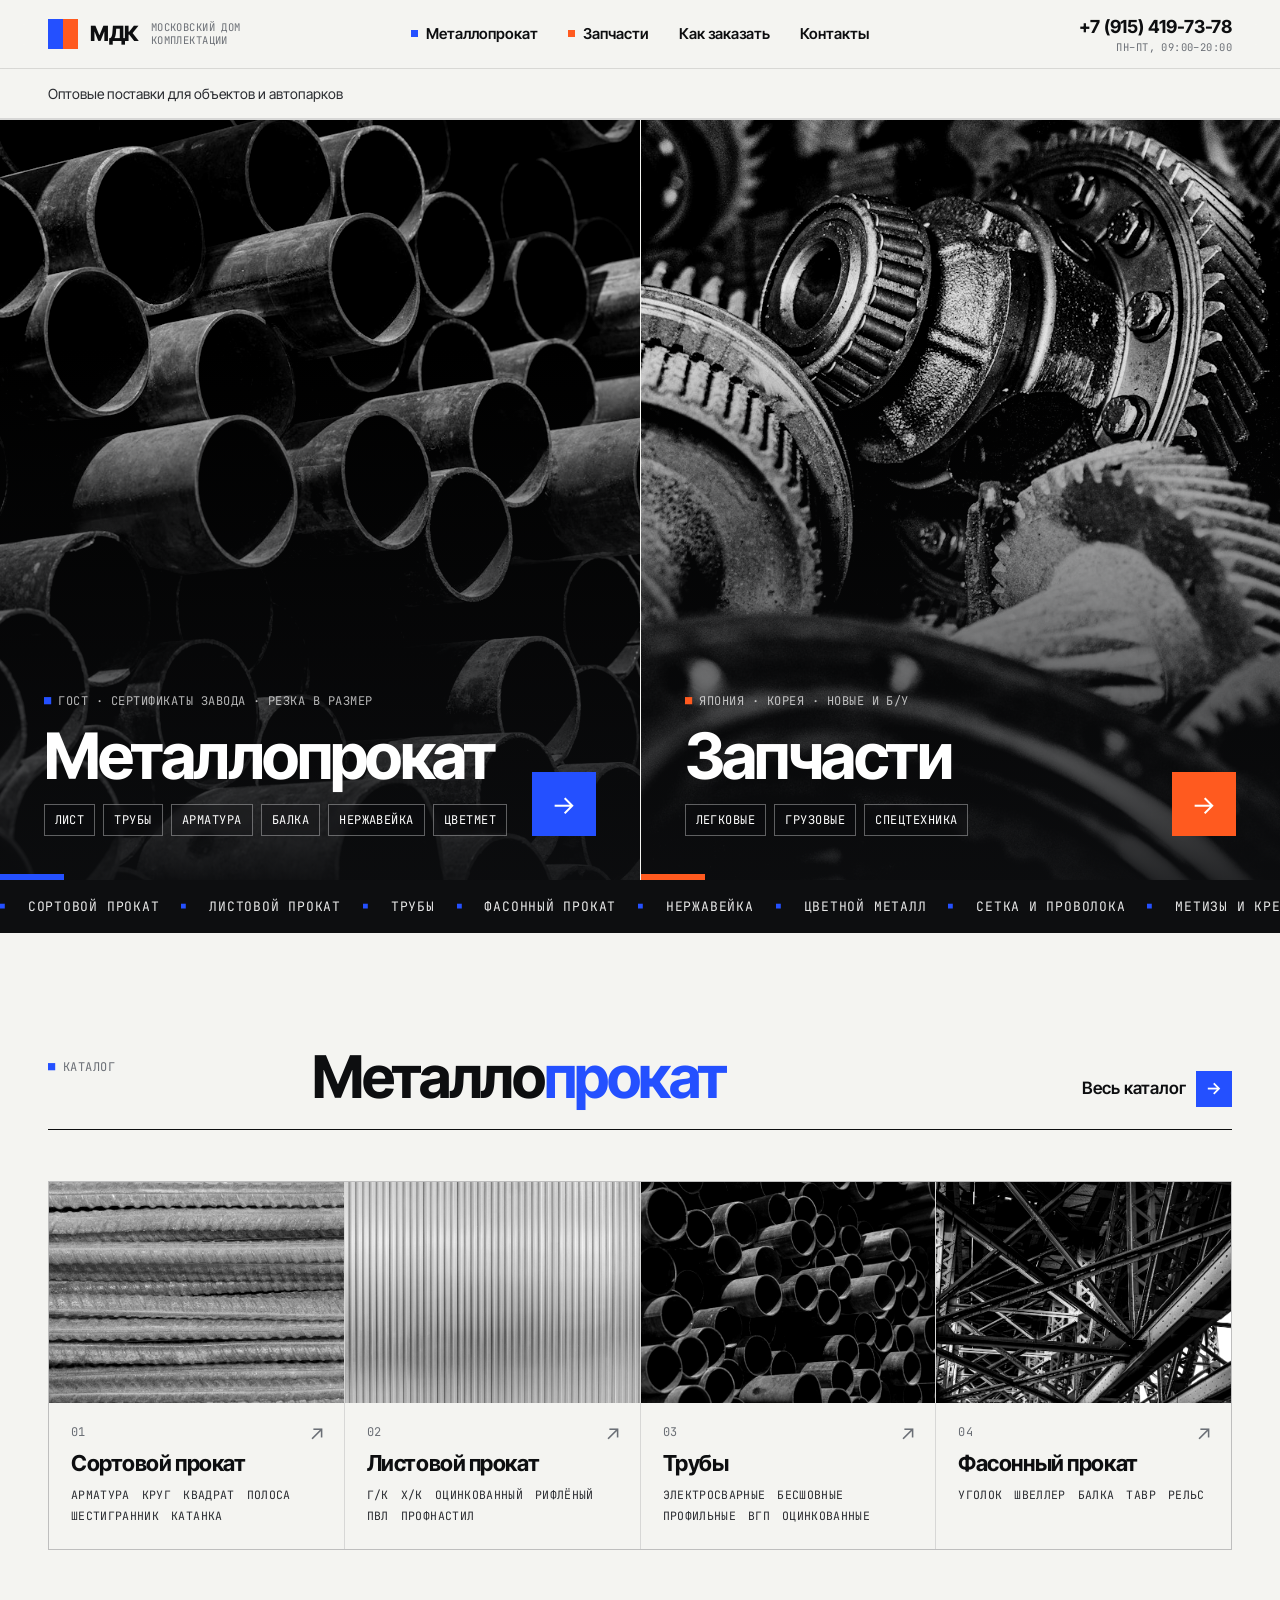
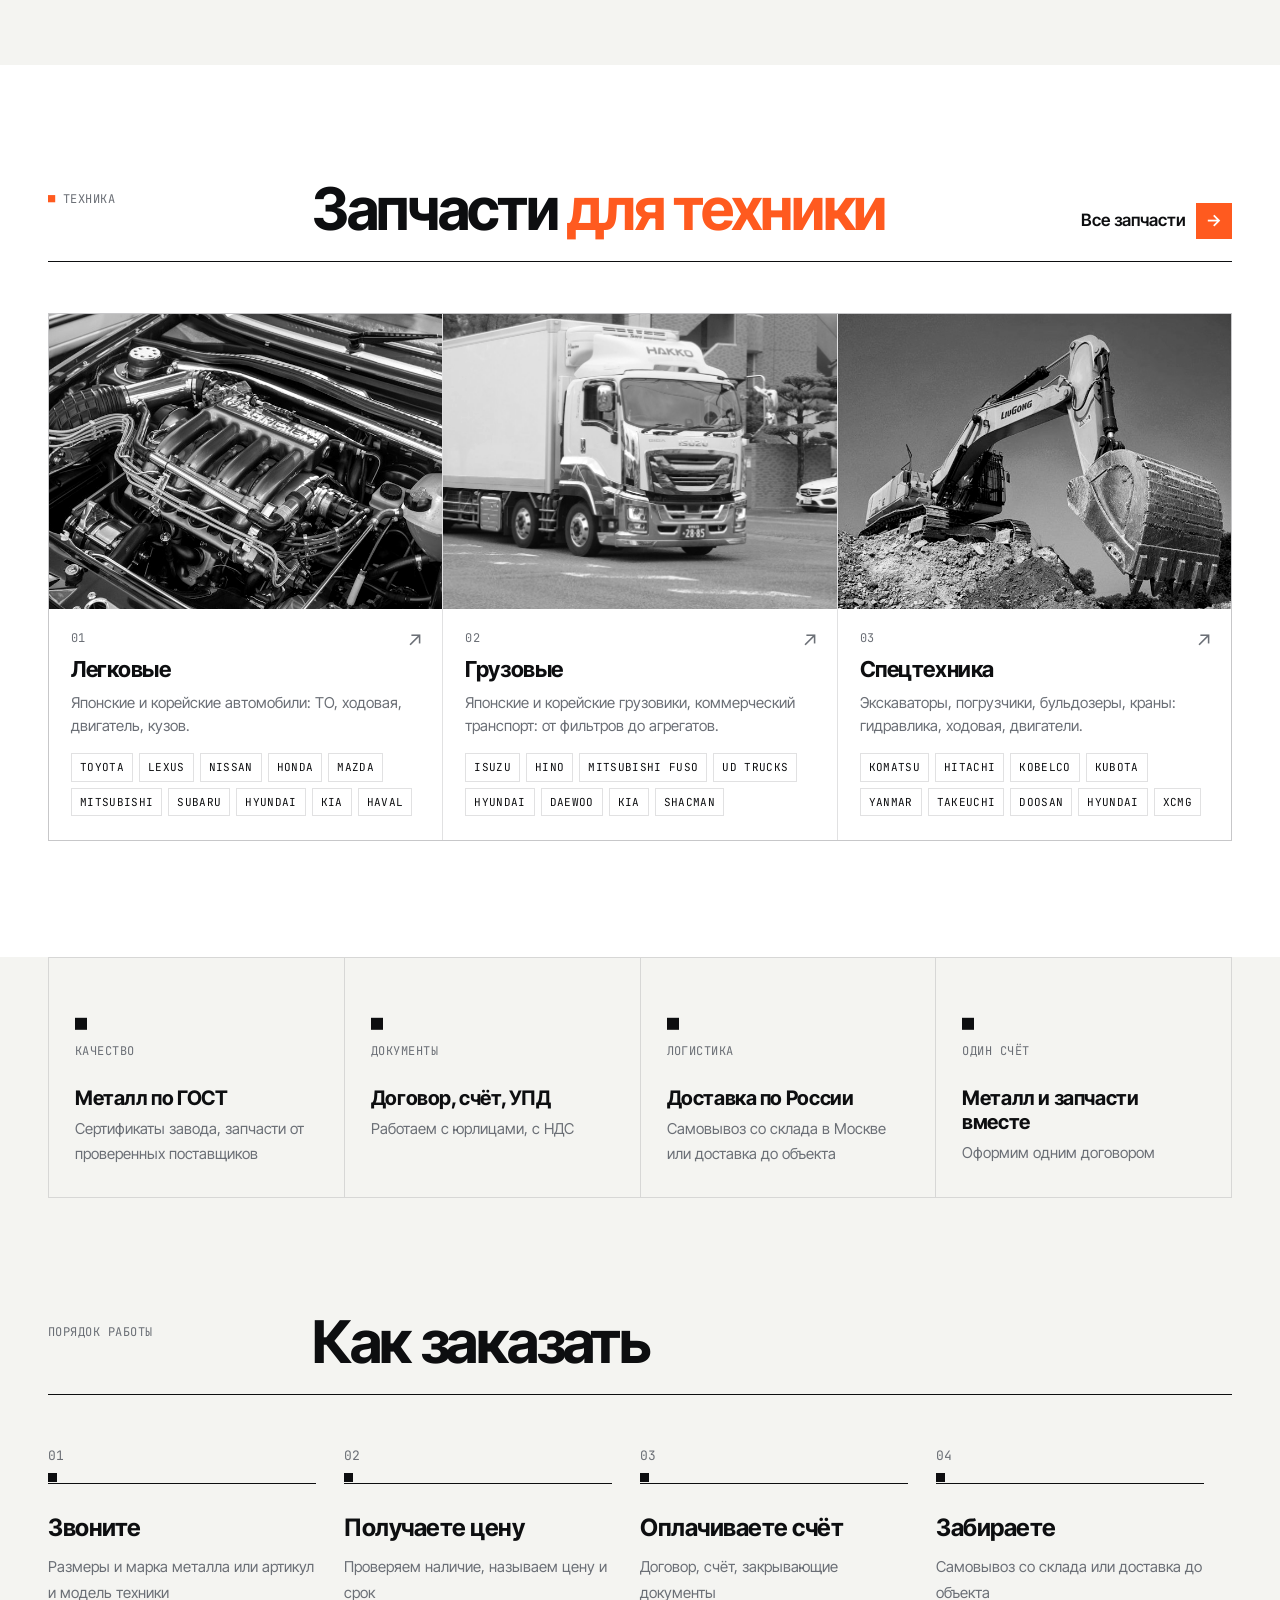
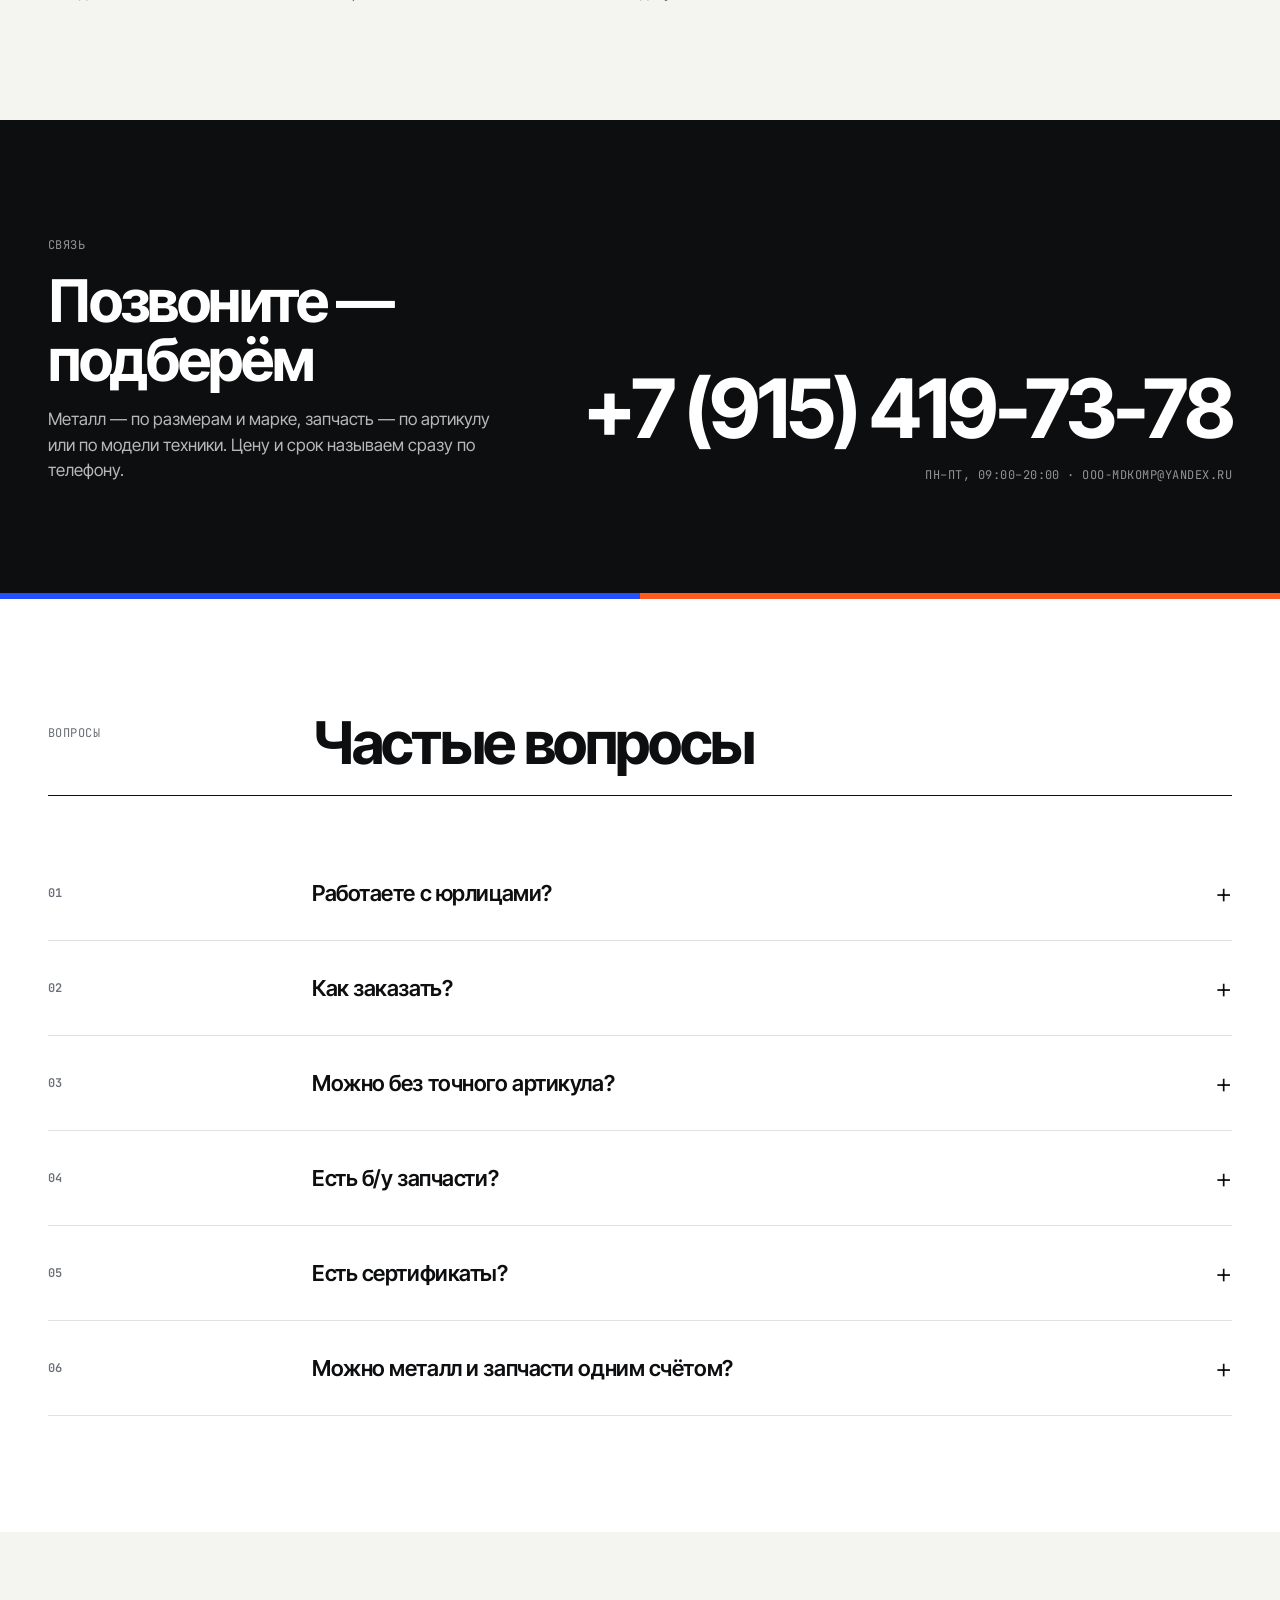
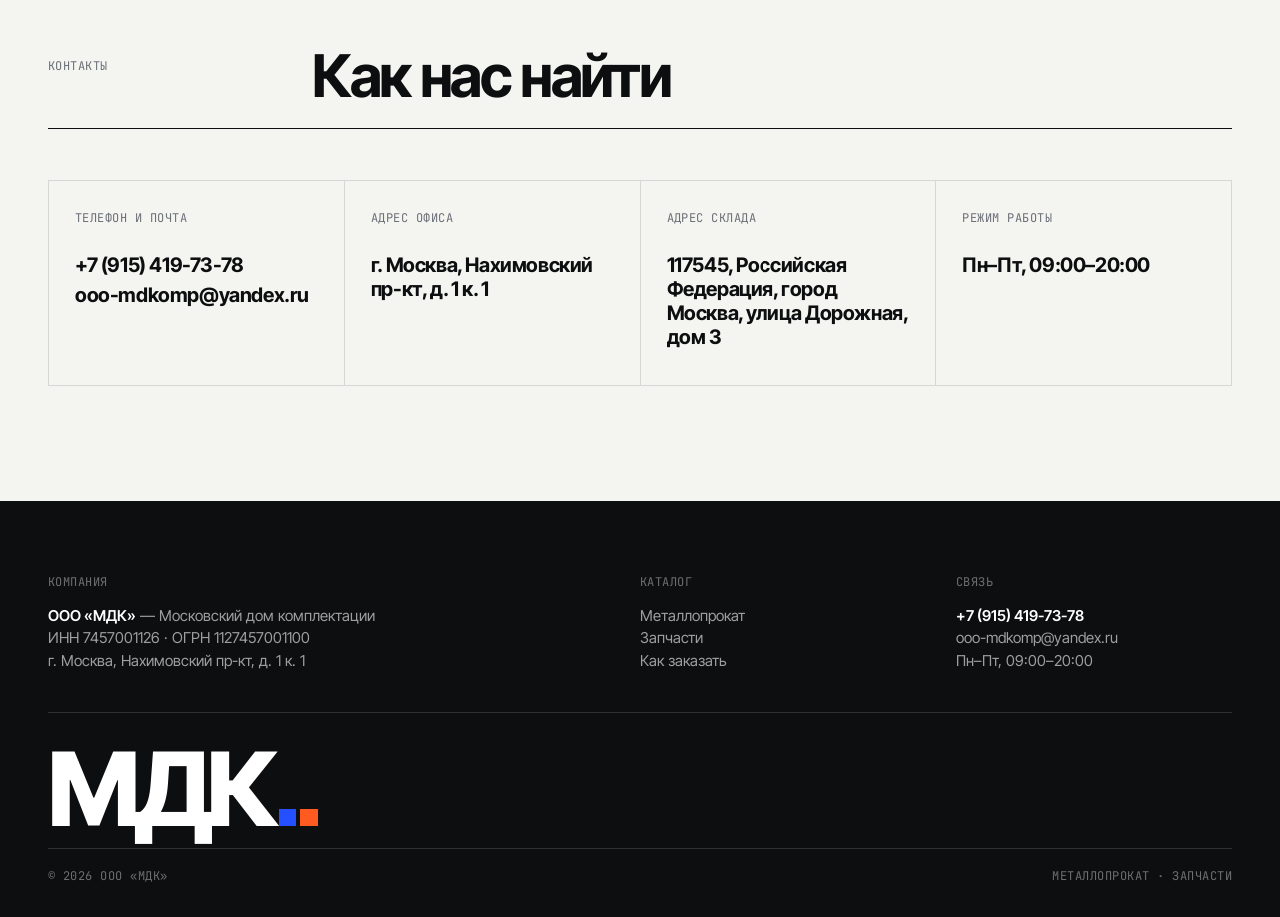
<file: index.html>
<!doctype html>
<html lang="ru">
<head>
<meta charset="utf-8">
<meta name="viewport" content="width=device-width, initial-scale=1">
<title>МДК — металлопрокат и запчасти для бизнеса</title>
<meta name="description" content="ООО «МДК»: оптовые поставки металлопроката для объектов и запчастей для автопарков">
<link rel="icon" href="favicon.ico" sizes="any">
<link rel="icon" href="favicon.svg" type="image/svg+xml">
<link rel="apple-touch-icon" href="apple-touch-icon.png">
<meta property="og:type" content="website">
<meta property="og:site_name" content="МДК">
<meta property="og:title" content="МДК — металлопрокат и запчасти для бизнеса">
<meta property="og:description" content="ООО «МДК»: оптовые поставки металлопроката для объектов и запчастей для автопарков">
<meta property="og:url" content="https://mdkomplekt.ru/index.html">
<meta property="og:image" content="https://mdkomplekt.ru/img/og.jpg?v=c39ac950">
<meta property="og:image:width" content="1200">
<meta property="og:image:height" content="630">
<meta name="twitter:card" content="summary_large_image">
<link rel="preconnect" href="https://fonts.googleapis.com">
<link rel="preconnect" href="https://fonts.gstatic.com" crossorigin>
<link href="https://fonts.googleapis.com/css2?family=Inter+Tight:wght@400;500;600;700;800&family=JetBrains+Mono:wght@400;700&display=swap" rel="stylesheet">
<link rel="stylesheet" href="style.css?v=c7e95247">
<script>document.documentElement.classList.add("js")</script>
</head>
<body>
<header class="site"><div class="wrap">
<a class="logo" href="index.html"><span class="mark"><i></i><i></i></span><b>МДК</b><span class="mono">Московский дом комплектации</span></a>
<nav class="main"><a href="metall.html" class="metal">Металлопрокат</a><a href="zapchasti.html" class="parts">Запчасти</a><a href="index.html#kak" class="">Как заказать</a><a href="index.html#kontakty" class="">Контакты</a></nav>
<div class="right"><span class="tagline">Оптовые поставки для объектов и автопарков</span>
<a class="phone" href="tel:+79154197378">+7 (915) 419-73-78<span class="mono">Пн–Пт, 09:00–20:00</span></a></div>
</div></header>

<h1 class="sr">Металлопрокат и запчасти для бизнеса</h1>
<div class="tagline-m">Оптовые поставки для объектов и автопарков</div>

<div class="split">
<a class="half metal" href="metall.html"><div class="img" style="background-image:url(img/half-metall.jpg?v=76a05ade)"></div><div class="in">
<div><div class="mono idx"><b>■</b> ГОСТ · сертификаты завода · резка в размер</div>
<h2>Металлопрокат</h2>
<ul><li>Лист</li><li>Трубы</li><li>Арматура</li><li>Балка</li><li>Нержавейка</li><li>Цветмет</li></ul></div>
<span class="arrow">→</span>
</div></a>
<a class="half parts" href="zapchasti.html"><div class="img" style="background-image:url(img/half-zapchasti2.jpg?v=36c76406)"></div><div class="in">
<div><div class="mono idx"><b>■</b> Япония · Корея · новые и б/у</div>
<h2>Запчасти</h2>
<ul><li>Легковые</li><li>Грузовые</li><li>Спецтехника</li></ul></div>
<span class="arrow">→</span>
</div></a>
</div>
<div class="ticker"><div class="track"><span class="dot m"></span><span>Сортовой прокат</span><span class="dot m"></span><span>Листовой прокат</span><span class="dot m"></span><span>Трубы</span><span class="dot m"></span><span>Фасонный прокат</span><span class="dot m"></span><span>Нержавейка</span><span class="dot m"></span><span>Цветной металл</span><span class="dot m"></span><span>Сетка и проволока</span><span class="dot m"></span><span>Метизы и крепёж</span><span class="dot p"></span><span>Toyota</span><span class="dot p"></span><span>Lexus</span><span class="dot p"></span><span>Nissan</span><span class="dot p"></span><span>Honda</span><span class="dot p"></span><span>Isuzu</span><span class="dot p"></span><span>Hino</span><span class="dot p"></span><span>Mitsubishi Fuso</span><span class="dot p"></span><span>UD Trucks</span><span class="dot p"></span><span>Komatsu</span><span class="dot p"></span><span>Hitachi</span><span class="dot p"></span><span>Kobelco</span><span class="dot p"></span><span>Kubota</span><span class="dot m"></span><span>Сортовой прокат</span><span class="dot m"></span><span>Листовой прокат</span><span class="dot m"></span><span>Трубы</span><span class="dot m"></span><span>Фасонный прокат</span><span class="dot m"></span><span>Нержавейка</span><span class="dot m"></span><span>Цветной металл</span><span class="dot m"></span><span>Сетка и проволока</span><span class="dot m"></span><span>Метизы и крепёж</span><span class="dot p"></span><span>Toyota</span><span class="dot p"></span><span>Lexus</span><span class="dot p"></span><span>Nissan</span><span class="dot p"></span><span>Honda</span><span class="dot p"></span><span>Isuzu</span><span class="dot p"></span><span>Hino</span><span class="dot p"></span><span>Mitsubishi Fuso</span><span class="dot p"></span><span>UD Trucks</span><span class="dot p"></span><span>Komatsu</span><span class="dot p"></span><span>Hitachi</span><span class="dot p"></span><span>Kobelco</span><span class="dot p"></span><span>Kubota</span></div></div>

<section class="metal"><div class="wrap">
<div class="shead reveal"><div class="mono"><b>■</b> Каталог</div><h2>Металло<span class="c">прокат</span></h2><a class="more" href="metall.html">Весь каталог</a></div>
<div class="tiles "><div class="tile reveal"><div class="pic" style="background-image:url(img/m-sort.jpg?v=5205f03b)"></div><div class="body"><span class="go">↗</span><div class="mono">01</div><h3>Сортовой прокат</h3><ul><li>Арматура</li><li>Круг</li><li>Квадрат</li><li>Полоса</li><li>Шестигранник</li><li>Катанка</li></ul></div></div><div class="tile reveal"><div class="pic" style="background-image:url(img/m-list.jpg?v=8f19a4a4)"></div><div class="body"><span class="go">↗</span><div class="mono">02</div><h3>Листовой прокат</h3><ul><li>Г/к</li><li>Х/к</li><li>Оцинкованный</li><li>Рифлёный</li><li>ПВЛ</li><li>Профнастил</li></ul></div></div><div class="tile reveal"><div class="pic" style="background-image:url(img/m-truby.jpg?v=a0edea4f)"></div><div class="body"><span class="go">↗</span><div class="mono">03</div><h3>Трубы</h3><ul><li>Электросварные</li><li>Бесшовные</li><li>Профильные</li><li>ВГП</li><li>Оцинкованные</li></ul></div></div><div class="tile reveal"><div class="pic" style="background-image:url(img/m-fason.jpg?v=fa17dc12)"></div><div class="body"><span class="go">↗</span><div class="mono">04</div><h3>Фасонный прокат</h3><ul><li>Уголок</li><li>Швеллер</li><li>Балка</li><li>Тавр</li><li>Рельс</li></ul></div></div></div>
</div></section>

<section class="parts white"><div class="wrap">
<div class="shead reveal"><div class="mono"><b>■</b> Техника</div><h2>Запчасти <span class="c">для техники</span></h2><a class="more" href="zapchasti.html">Все запчасти</a></div>
<div class="tiles three"><a class="tile vtype reveal" href="zapchasti.html"><div class="pic" style="background-image:url(img/v-legk.jpg?v=89b8ceec)"></div><div class="body"><span class="go">↗</span><div class="mono">01</div><h3>Легковые</h3><p>Японские и корейские автомобили: ТО, ходовая, двигатель, кузов.</p><div class="brands"><span>Toyota</span><span>Lexus</span><span>Nissan</span><span>Honda</span><span>Mazda</span><span>Mitsubishi</span><span>Subaru</span><span>Hyundai</span><span>Kia</span><span>Haval</span></div></div></a><a class="tile vtype reveal" href="zapchasti.html"><div class="pic" style="background-image:url(img/v-gruz.jpg?v=9e77c6c9)"></div><div class="body"><span class="go">↗</span><div class="mono">02</div><h3>Грузовые</h3><p>Японские и корейские грузовики, коммерческий транспорт: от фильтров до агрегатов.</p><div class="brands"><span>Isuzu</span><span>Hino</span><span>Mitsubishi Fuso</span><span>UD Trucks</span><span>Hyundai</span><span>Daewoo</span><span>Kia</span><span>Shacman</span></div></div></a><a class="tile vtype reveal" href="zapchasti.html"><div class="pic" style="background-image:url(img/v-spec.jpg?v=98541caa)"></div><div class="body"><span class="go">↗</span><div class="mono">03</div><h3>Спецтехника</h3><p>Экскаваторы, погрузчики, бульдозеры, краны: гидравлика, ходовая, двигатели.</p><div class="brands"><span>Komatsu</span><span>Hitachi</span><span>Kobelco</span><span>Kubota</span><span>Yanmar</span><span>Takeuchi</span><span>Doosan</span><span>Hyundai</span><span>XCMG</span></div></div></a></div>
</div></section>

<div class="perks neutral"><div class="wrap"><div class="cells"><div class="cell reveal"><div class="mono"><b>■</b> Качество</div><b>Металл по ГОСТ</b><span>Сертификаты завода, запчасти от проверенных поставщиков</span></div><div class="cell reveal"><div class="mono"><b>■</b> Документы</div><b>Договор, счёт, УПД</b><span>Работаем с юрлицами, с НДС</span></div><div class="cell reveal"><div class="mono"><b>■</b> Логистика</div><b>Доставка по России</b><span>Самовывоз со склада в Москве или доставка до объекта</span></div><div class="cell reveal"><div class="mono"><b>■</b> Один счёт</div><b>Металл и запчасти вместе</b><span>Оформим одним договором</span></div></div></div></div>

<section id="kak"><div class="wrap">
<div class="shead reveal"><div class="mono">Порядок работы</div><h2>Как заказать</h2></div>
<div class="steps">
<div class="step reveal"><b>Звоните</b><span>Размеры и марка металла или артикул и модель техники</span></div>
<div class="step reveal"><b>Получаете цену</b><span>Проверяем наличие, называем цену и срок</span></div>
<div class="step reveal"><b>Оплачиваете счёт</b><span>Договор, счёт, закрывающие документы</span></div>
<div class="step reveal"><b>Забираете</b><span>Самовывоз со склада или доставка до объекта</span></div>
</div>
</div></section>

<div class="call "><div class="wrap">
<div class="reveal"><div class="mono">Связь</div><h2>Позвоните — подберём</h2><p>Металл — по размерам и марке, запчасть — по артикулу или по модели техники. Цену и срок называем сразу по телефону.</p></div>
<div class="right reveal"><a class="big" href="tel:+79154197378">+7 (915) 419-73-78</a>
<div class="mono hours">Пн–Пт, 09:00–20:00 · ooo-mdkomp@yandex.ru</div></div>
</div><div class="bar"><i></i><i></i></div></div>

<section class="white"><div class="wrap">
<div class="shead reveal"><div class="mono">Вопросы</div><h2>Частые вопросы</h2></div>
<div class="faq reveal"><details><summary><span class="mono">01</span>Работаете с юрлицами?</summary><p>Да. Работаем по договору, выставляем счёт, полный пакет закрывающих документов, с НДС.</p></details><details><summary><span class="mono">02</span>Как заказать?</summary><p>Позвоните: для металла назовите размеры, марку и объём, для запчастей — артикул или марку, модель и год техники. Менеджер проверит наличие, назовёт цену и срок, выставит счёт.</p></details><details><summary><span class="mono">03</span>Можно без точного артикула?</summary><p>Можно. Опишите технику (марка, модель, год) и что нужно — подберём сами.</p></details><details><summary><span class="mono">04</span>Есть б/у запчасти?</summary><p>Да. Кроме новых — контрактные б/у узлы и агрегаты: двигатели, КПП, ходовая, гидравлика. Состояние и цену называем по телефону.</p></details><details><summary><span class="mono">05</span>Есть сертификаты?</summary><p>На металлопрокат — сертификаты качества завода-изготовителя, на новые запчасти — документы производителя или поставщика.</p></details><details><summary><span class="mono">06</span>Можно металл и запчасти одним счётом?</summary><p>Да, если вам нужно и то и другое — оформим одним договором и одним счётом.</p></details></div>
</div></section>

<section id="kontakty"><div class="wrap">
<div class="shead reveal"><div class="mono">Контакты</div><h2>Как нас найти</h2></div>
<div class="cells">
<div class="cell reveal duo"><div class="mono">Телефон и почта</div><a href="tel:+79154197378"><b>+7 (915) 419-73-78</b></a><a href="mailto:ooo-mdkomp@yandex.ru"><b>ooo-mdkomp@yandex.ru</b></a></div>
<div class="cell reveal"><div class="mono">Адрес офиса</div><b>г. Москва, Нахимовский пр-кт, д. 1 к. 1</b></div>
<div class="cell reveal"><div class="mono">Адрес склада</div><b>117545, Российская Федерация, город Москва, улица Дорожная, дом 3</b></div>
<div class="cell reveal"><div class="mono">Режим работы</div><b>Пн–Пт, 09:00–20:00</b></div>
</div>
</div></section>

<footer><div class="wrap">
<div class="cols">
<div><span class="mono">Компания</span><b>ООО «МДК»</b> — Московский дом комплектации<br>ИНН 7457001126 · ОГРН 1127457001100<br>г. Москва, Нахимовский пр-кт, д. 1 к. 1</div>
<div><span class="mono">Каталог</span><a href="metall.html">Металлопрокат</a><br><a href="zapchasti.html">Запчасти</a><br><a href="index.html#kak">Как заказать</a></div>
<div><span class="mono">Связь</span><a href="tel:+79154197378"><b>+7 (915) 419-73-78</b></a><br><a href="mailto:ooo-mdkomp@yandex.ru">ooo-mdkomp@yandex.ru</a><br>Пн–Пт, 09:00–20:00</div>
</div>
<div class="word">МДК<i></i><i></i></div>
<div class="legal mono"><span>© 2026 ООО «МДК»</span><span>Металлопрокат · Запчасти</span></div>
</div>
</footer>
<script>
(function () {
  var els = document.querySelectorAll(".reveal");
  if (!("IntersectionObserver" in window)) { els.forEach(function (e) { e.classList.add("in"); }); return; }
  var io = new IntersectionObserver(function (es) {
    es.forEach(function (e) { if (e.isIntersecting) { e.target.classList.add("in"); io.unobserve(e.target); } });
  }, { rootMargin: "0px 0px -8% 0px" });
  els.forEach(function (e) { io.observe(e); });
})();
// телефоны: фото цветное, пока проезжает через середину экрана (на компьютере — по наведению)
(function () {
  if (!window.matchMedia("(hover: none)").matches || !("IntersectionObserver" in window)) return;
  var io = new IntersectionObserver(function (es) {
    es.forEach(function (e) { e.target.classList.toggle("live", e.isIntersecting); });
  }, { rootMargin: "-35% 0px -35% 0px" });
  document.querySelectorAll(".tile, .half").forEach(function (e) { io.observe(e); });
})();
</script>
</body>
</html>
</file>
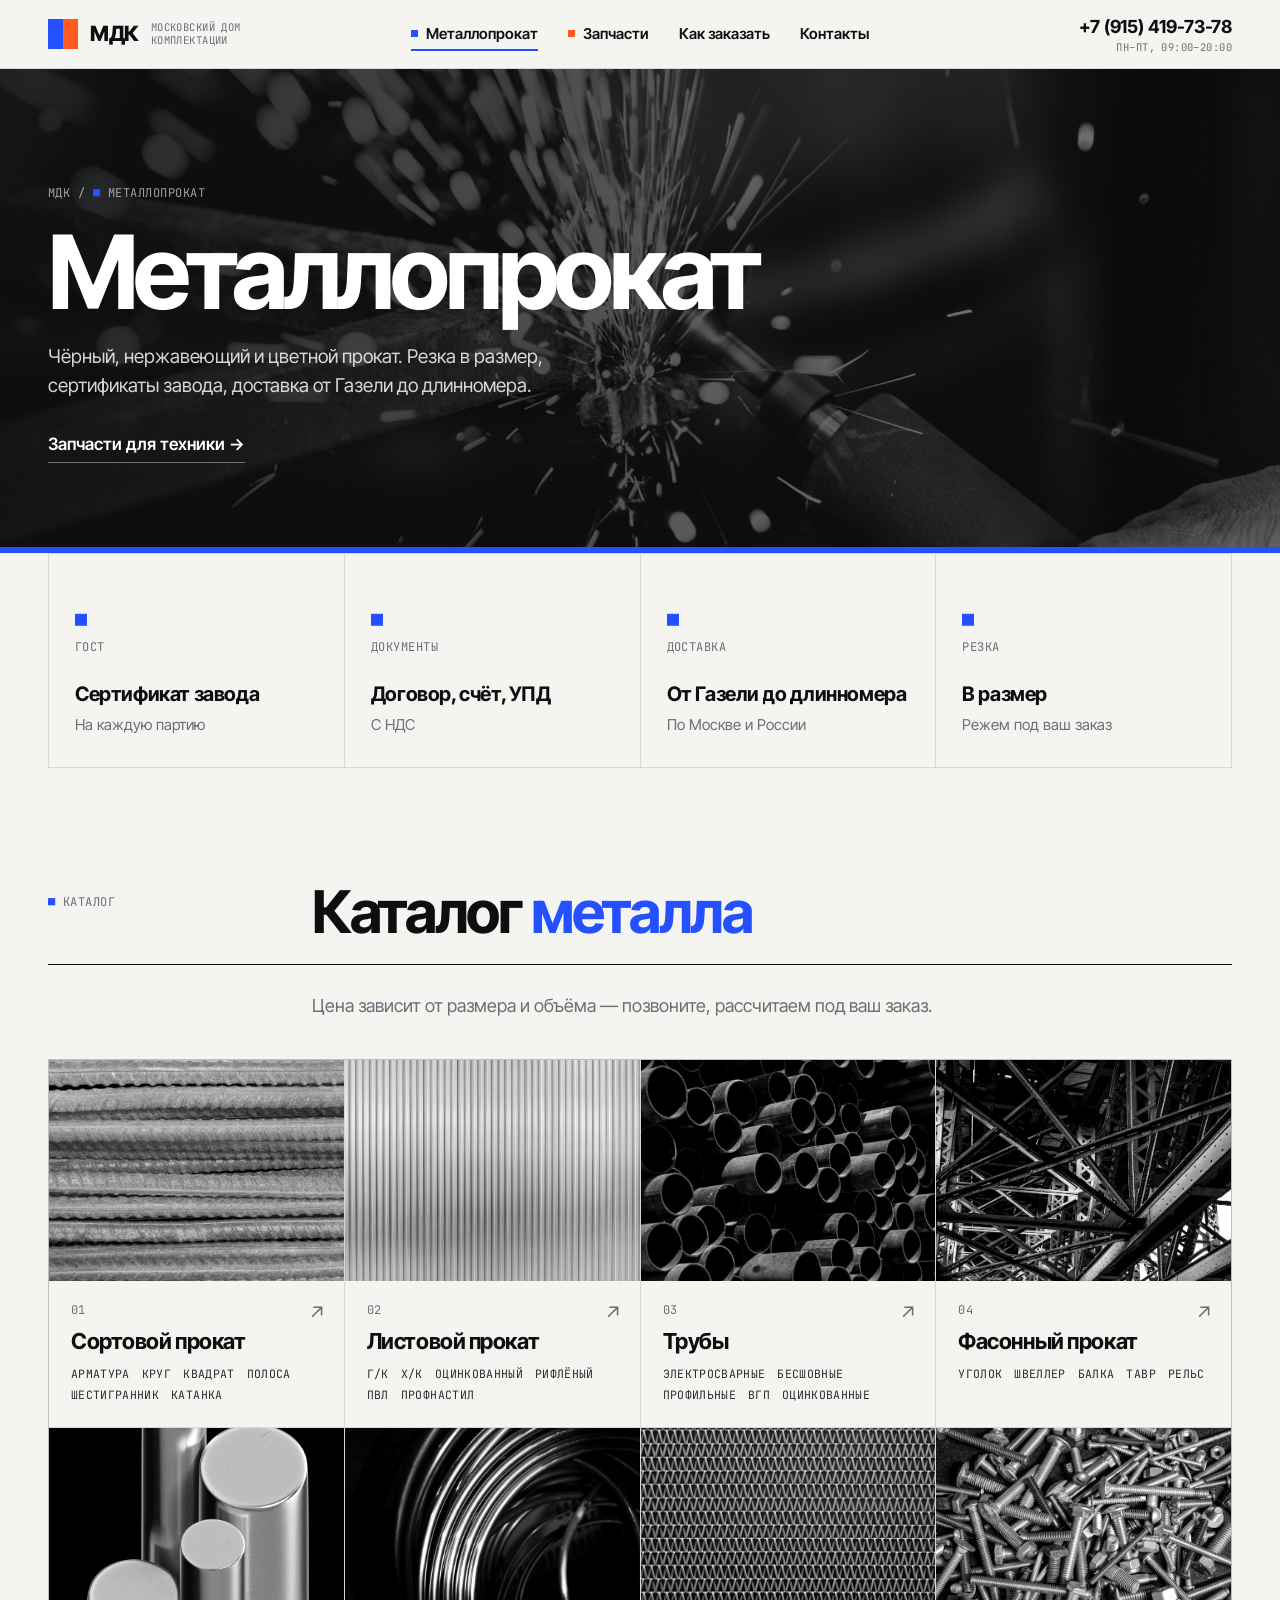
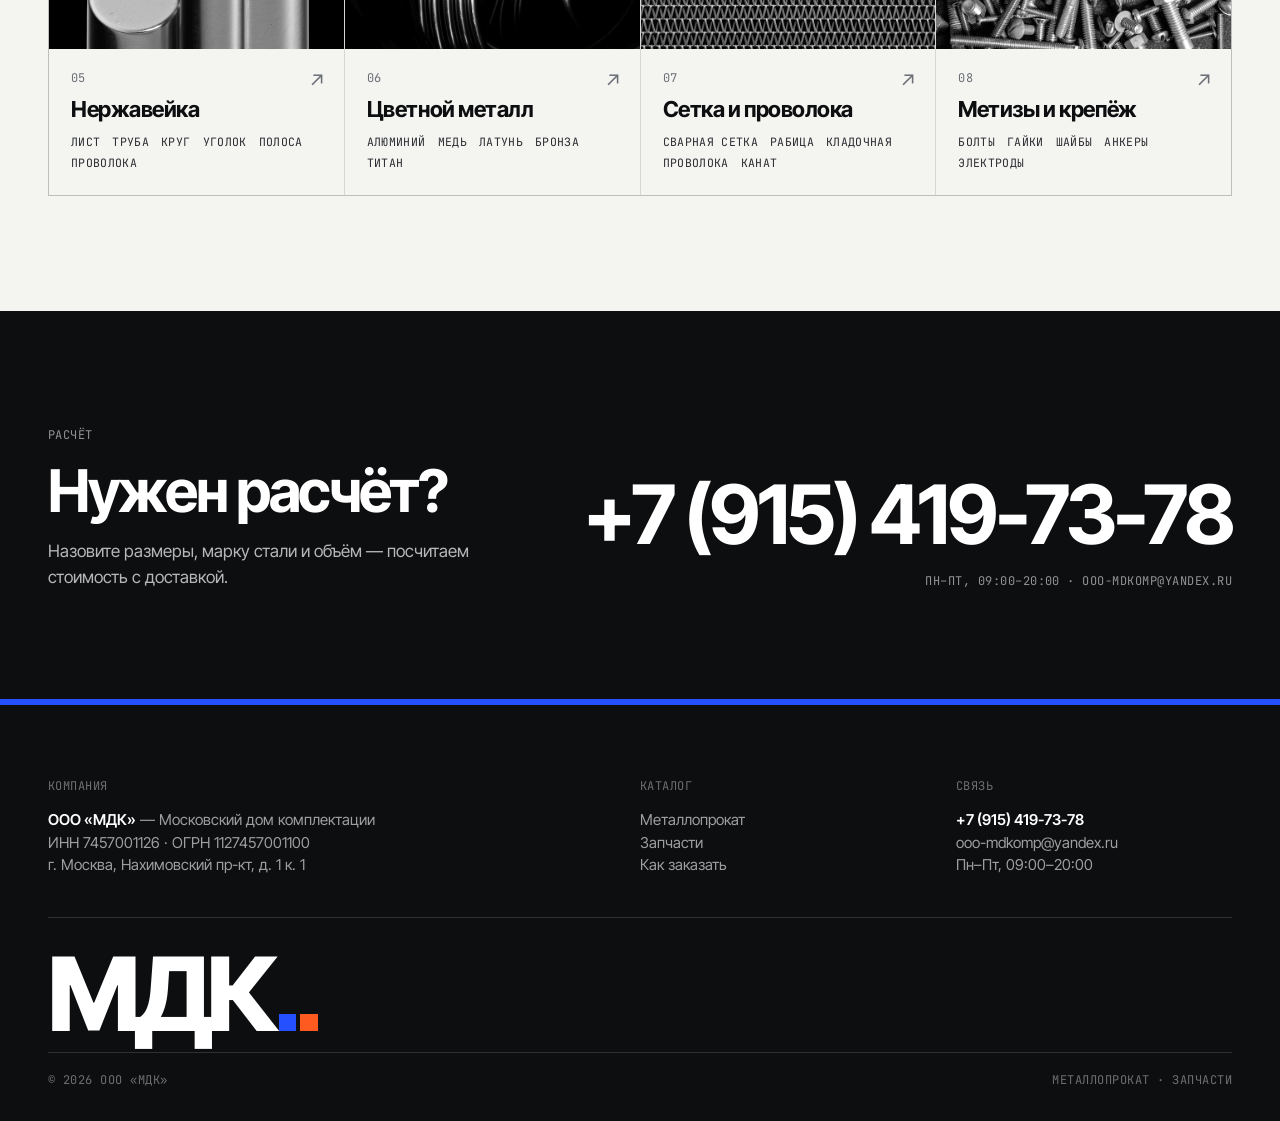
<file: metall.html>
<!doctype html>
<html lang="ru">
<head>
<meta charset="utf-8">
<meta name="viewport" content="width=device-width, initial-scale=1">
<title>Металлопрокат — МДК</title>
<meta name="description" content="ООО «МДК»: оптовые поставки металлопроката для объектов и запчастей для автопарков">
<link rel="icon" href="favicon.ico" sizes="any">
<link rel="icon" href="favicon.svg" type="image/svg+xml">
<link rel="apple-touch-icon" href="apple-touch-icon.png">
<meta property="og:type" content="website">
<meta property="og:site_name" content="МДК">
<meta property="og:title" content="Металлопрокат — МДК">
<meta property="og:description" content="ООО «МДК»: оптовые поставки металлопроката для объектов и запчастей для автопарков">
<meta property="og:url" content="https://mdkomplekt.ru/metall.html">
<meta property="og:image" content="https://mdkomplekt.ru/img/og.jpg?v=c39ac950">
<meta property="og:image:width" content="1200">
<meta property="og:image:height" content="630">
<meta name="twitter:card" content="summary_large_image">
<link rel="preconnect" href="https://fonts.googleapis.com">
<link rel="preconnect" href="https://fonts.gstatic.com" crossorigin>
<link href="https://fonts.googleapis.com/css2?family=Inter+Tight:wght@400;500;600;700;800&family=JetBrains+Mono:wght@400;700&display=swap" rel="stylesheet">
<link rel="stylesheet" href="style.css?v=c7e95247">
<script>document.documentElement.classList.add("js")</script>
</head>
<body>
<header class="site"><div class="wrap">
<a class="logo" href="index.html"><span class="mark"><i></i><i></i></span><b>МДК</b><span class="mono">Московский дом комплектации</span></a>
<nav class="main"><a href="metall.html" class="metal on">Металлопрокат</a><a href="zapchasti.html" class="parts">Запчасти</a><a href="index.html#kak" class="">Как заказать</a><a href="index.html#kontakty" class="">Контакты</a></nav>
<div class="right"><span class="tagline">Оптовые поставки для объектов и автопарков</span>
<a class="phone" href="tel:+79154197378">+7 (915) 419-73-78<span class="mono">Пн–Пт, 09:00–20:00</span></a></div>
</div></header>

<div class="pagehead metal"><div class="img" style="background-image:url(img/hero-metall.jpg?v=57c1b4a6)"></div><div class="wrap">
<div class="mono"><a href="index.html">МДК</a> / <b>■</b> Металлопрокат</div>
<h1>Металлопрокат</h1>
<p>Чёрный, нержавеющий и цветной прокат. Резка в размер, сертификаты завода, доставка от Газели до длинномера.</p>
<a class="other" href="zapchasti.html">Запчасти для техники →</a>
</div></div>
<div class="perks metal"><div class="wrap"><div class="cells"><div class="cell reveal"><div class="mono"><b>■</b> ГОСТ</div><b>Сертификат завода</b><span>На каждую партию</span></div><div class="cell reveal"><div class="mono"><b>■</b> Документы</div><b>Договор, счёт, УПД</b><span>С НДС</span></div><div class="cell reveal"><div class="mono"><b>■</b> Доставка</div><b>От Газели до длинномера</b><span>По Москве и России</span></div><div class="cell reveal"><div class="mono"><b>■</b> Резка</div><b>В размер</b><span>Режем под ваш заказ</span></div></div></div></div>
<section class="metal"><div class="wrap">
<div class="shead reveal"><div class="mono"><b>■</b> Каталог</div><h2>Каталог <span class="c">металла</span></h2></div>
<p class="sub reveal">Цена зависит от размера и объёма — позвоните, рассчитаем под ваш заказ.</p>
<div class="tiles "><div class="tile reveal"><div class="pic" style="background-image:url(img/m-sort.jpg?v=5205f03b)"></div><div class="body"><span class="go">↗</span><div class="mono">01</div><h3>Сортовой прокат</h3><ul><li>Арматура</li><li>Круг</li><li>Квадрат</li><li>Полоса</li><li>Шестигранник</li><li>Катанка</li></ul></div></div><div class="tile reveal"><div class="pic" style="background-image:url(img/m-list.jpg?v=8f19a4a4)"></div><div class="body"><span class="go">↗</span><div class="mono">02</div><h3>Листовой прокат</h3><ul><li>Г/к</li><li>Х/к</li><li>Оцинкованный</li><li>Рифлёный</li><li>ПВЛ</li><li>Профнастил</li></ul></div></div><div class="tile reveal"><div class="pic" style="background-image:url(img/m-truby.jpg?v=a0edea4f)"></div><div class="body"><span class="go">↗</span><div class="mono">03</div><h3>Трубы</h3><ul><li>Электросварные</li><li>Бесшовные</li><li>Профильные</li><li>ВГП</li><li>Оцинкованные</li></ul></div></div><div class="tile reveal"><div class="pic" style="background-image:url(img/m-fason.jpg?v=fa17dc12)"></div><div class="body"><span class="go">↗</span><div class="mono">04</div><h3>Фасонный прокат</h3><ul><li>Уголок</li><li>Швеллер</li><li>Балка</li><li>Тавр</li><li>Рельс</li></ul></div></div><div class="tile reveal"><div class="pic" style="background-image:url(img/m-inox.jpg?v=03edb4b9)"></div><div class="body"><span class="go">↗</span><div class="mono">05</div><h3>Нержавейка</h3><ul><li>Лист</li><li>Труба</li><li>Круг</li><li>Уголок</li><li>Полоса</li><li>Проволока</li></ul></div></div><div class="tile reveal"><div class="pic" style="background-image:url(img/m-color.jpg?v=ea2280f4)"></div><div class="body"><span class="go">↗</span><div class="mono">06</div><h3>Цветной металл</h3><ul><li>Алюминий</li><li>Медь</li><li>Латунь</li><li>Бронза</li><li>Титан</li></ul></div></div><div class="tile reveal"><div class="pic" style="background-image:url(img/m-setka.jpg?v=76192dc4)"></div><div class="body"><span class="go">↗</span><div class="mono">07</div><h3>Сетка и проволока</h3><ul><li>Сварная сетка</li><li>Рабица</li><li>Кладочная</li><li>Проволока</li><li>Канат</li></ul></div></div><div class="tile reveal"><div class="pic" style="background-image:url(img/m-metizy.jpg?v=efcea07a)"></div><div class="body"><span class="go">↗</span><div class="mono">08</div><h3>Метизы и крепёж</h3><ul><li>Болты</li><li>Гайки</li><li>Шайбы</li><li>Анкеры</li><li>Электроды</li></ul></div></div></div>
</div></section>
<div class="call metal"><div class="wrap">
<div class="reveal"><div class="mono">Расчёт</div><h2>Нужен расчёт?</h2><p>Назовите размеры, марку стали и объём — посчитаем стоимость с доставкой.</p></div>
<div class="right reveal"><a class="big" href="tel:+79154197378">+7 (915) 419-73-78</a>
<div class="mono hours">Пн–Пт, 09:00–20:00 · ooo-mdkomp@yandex.ru</div></div>
</div><div class="bar"><i></i><i></i></div></div>

<footer><div class="wrap">
<div class="cols">
<div><span class="mono">Компания</span><b>ООО «МДК»</b> — Московский дом комплектации<br>ИНН 7457001126 · ОГРН 1127457001100<br>г. Москва, Нахимовский пр-кт, д. 1 к. 1</div>
<div><span class="mono">Каталог</span><a href="metall.html">Металлопрокат</a><br><a href="zapchasti.html">Запчасти</a><br><a href="index.html#kak">Как заказать</a></div>
<div><span class="mono">Связь</span><a href="tel:+79154197378"><b>+7 (915) 419-73-78</b></a><br><a href="mailto:ooo-mdkomp@yandex.ru">ooo-mdkomp@yandex.ru</a><br>Пн–Пт, 09:00–20:00</div>
</div>
<div class="word">МДК<i></i><i></i></div>
<div class="legal mono"><span>© 2026 ООО «МДК»</span><span>Металлопрокат · Запчасти</span></div>
</div>
</footer>
<script>
(function () {
  var els = document.querySelectorAll(".reveal");
  if (!("IntersectionObserver" in window)) { els.forEach(function (e) { e.classList.add("in"); }); return; }
  var io = new IntersectionObserver(function (es) {
    es.forEach(function (e) { if (e.isIntersecting) { e.target.classList.add("in"); io.unobserve(e.target); } });
  }, { rootMargin: "0px 0px -8% 0px" });
  els.forEach(function (e) { io.observe(e); });
})();
// телефоны: фото цветное, пока проезжает через середину экрана (на компьютере — по наведению)
(function () {
  if (!window.matchMedia("(hover: none)").matches || !("IntersectionObserver" in window)) return;
  var io = new IntersectionObserver(function (es) {
    es.forEach(function (e) { e.target.classList.toggle("live", e.isIntersecting); });
  }, { rootMargin: "-35% 0px -35% 0px" });
  document.querySelectorAll(".tile, .half").forEach(function (e) { io.observe(e); });
})();
</script>
</body>
</html>
</file>
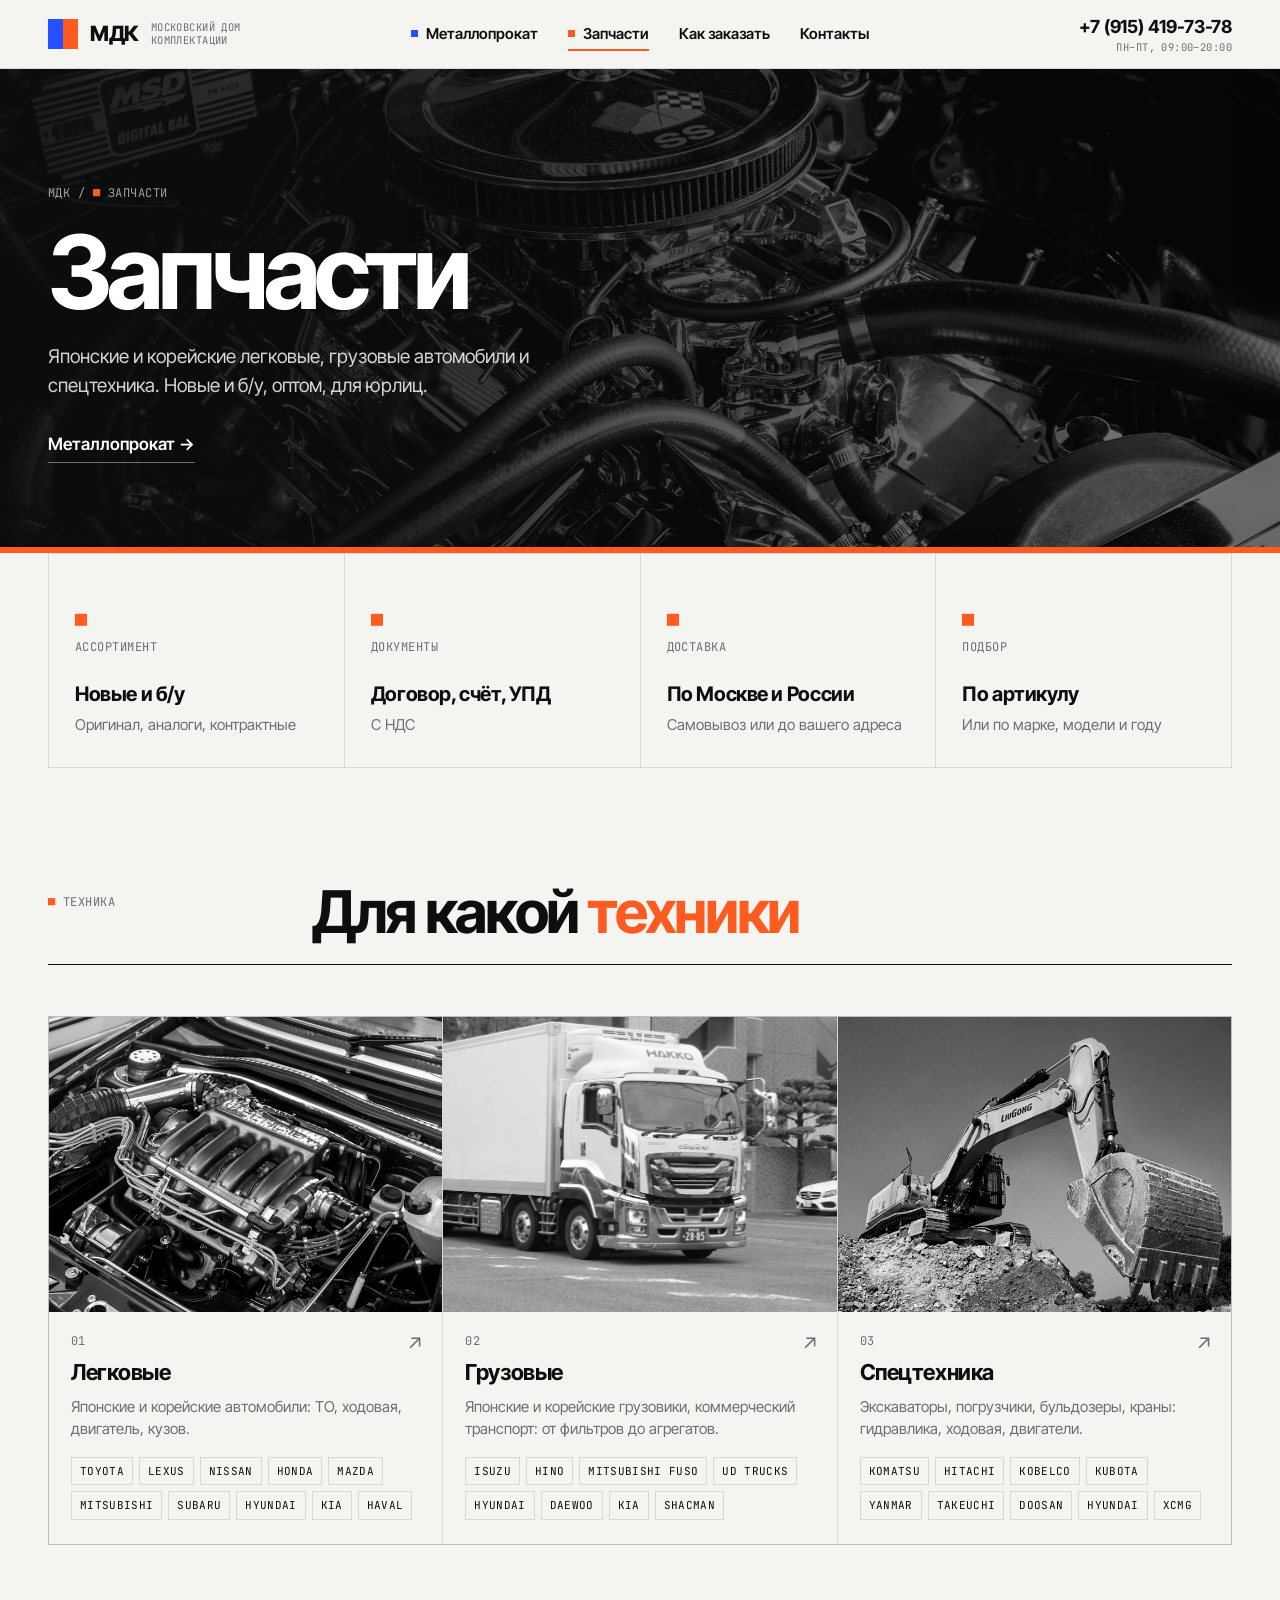
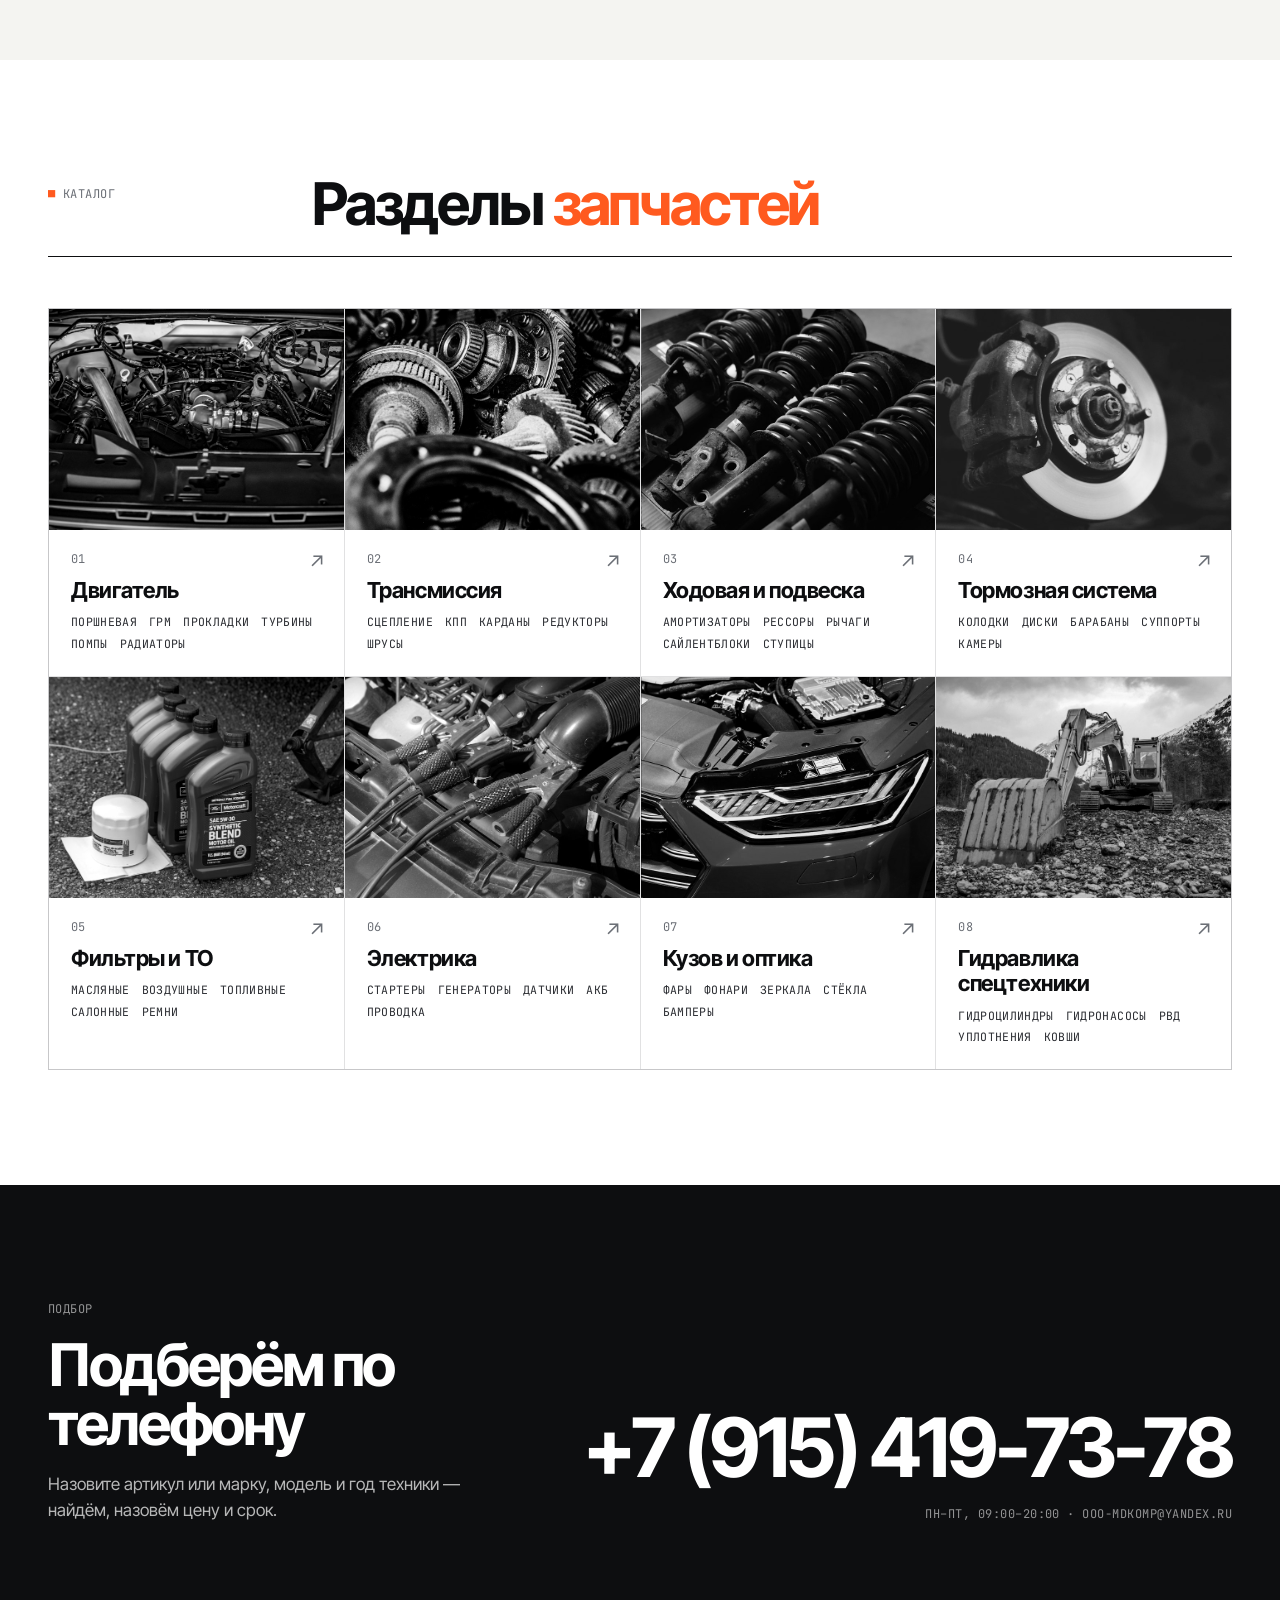
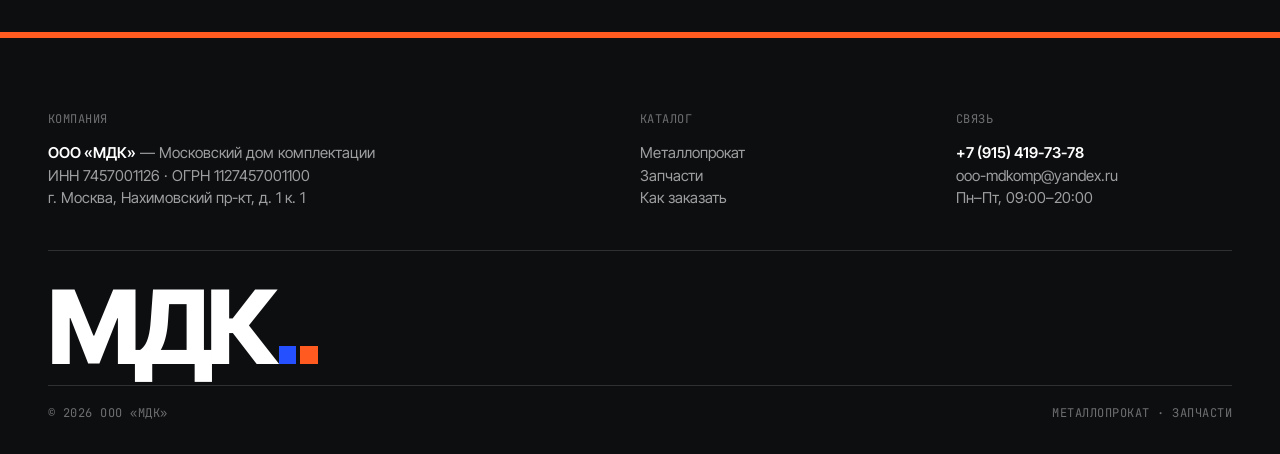
<file: zapchasti.html>
<!doctype html>
<html lang="ru">
<head>
<meta charset="utf-8">
<meta name="viewport" content="width=device-width, initial-scale=1">
<title>Запчасти для легковых, грузовых и спецтехники — МДК</title>
<meta name="description" content="ООО «МДК»: оптовые поставки металлопроката для объектов и запчастей для автопарков">
<link rel="icon" href="favicon.ico" sizes="any">
<link rel="icon" href="favicon.svg" type="image/svg+xml">
<link rel="apple-touch-icon" href="apple-touch-icon.png">
<meta property="og:type" content="website">
<meta property="og:site_name" content="МДК">
<meta property="og:title" content="Запчасти для легковых, грузовых и спецтехники — МДК">
<meta property="og:description" content="ООО «МДК»: оптовые поставки металлопроката для объектов и запчастей для автопарков">
<meta property="og:url" content="https://mdkomplekt.ru/zapchasti.html">
<meta property="og:image" content="https://mdkomplekt.ru/img/og.jpg?v=c39ac950">
<meta property="og:image:width" content="1200">
<meta property="og:image:height" content="630">
<meta name="twitter:card" content="summary_large_image">
<link rel="preconnect" href="https://fonts.googleapis.com">
<link rel="preconnect" href="https://fonts.gstatic.com" crossorigin>
<link href="https://fonts.googleapis.com/css2?family=Inter+Tight:wght@400;500;600;700;800&family=JetBrains+Mono:wght@400;700&display=swap" rel="stylesheet">
<link rel="stylesheet" href="style.css?v=c7e95247">
<script>document.documentElement.classList.add("js")</script>
</head>
<body>
<header class="site"><div class="wrap">
<a class="logo" href="index.html"><span class="mark"><i></i><i></i></span><b>МДК</b><span class="mono">Московский дом комплектации</span></a>
<nav class="main"><a href="metall.html" class="metal">Металлопрокат</a><a href="zapchasti.html" class="parts on">Запчасти</a><a href="index.html#kak" class="">Как заказать</a><a href="index.html#kontakty" class="">Контакты</a></nav>
<div class="right"><span class="tagline">Оптовые поставки для объектов и автопарков</span>
<a class="phone" href="tel:+79154197378">+7 (915) 419-73-78<span class="mono">Пн–Пт, 09:00–20:00</span></a></div>
</div></header>

<div class="pagehead parts"><div class="img" style="background-image:url(img/hero-zapchasti.jpg?v=f50432c3)"></div><div class="wrap">
<div class="mono"><a href="index.html">МДК</a> / <b>■</b> Запчасти</div>
<h1>Запчасти</h1>
<p>Японские и корейские легковые, грузовые автомобили и спецтехника. Новые и б/у, оптом, для юрлиц.</p>
<a class="other" href="metall.html">Металлопрокат →</a>
</div></div>
<div class="perks parts"><div class="wrap"><div class="cells"><div class="cell reveal"><div class="mono"><b>■</b> Ассортимент</div><b>Новые и б/у</b><span>Оригинал, аналоги, контрактные</span></div><div class="cell reveal"><div class="mono"><b>■</b> Документы</div><b>Договор, счёт, УПД</b><span>С НДС</span></div><div class="cell reveal"><div class="mono"><b>■</b> Доставка</div><b>По Москве и России</b><span>Самовывоз или до вашего адреса</span></div><div class="cell reveal"><div class="mono"><b>■</b> Подбор</div><b>По артикулу</b><span>Или по марке, модели и году</span></div></div></div></div>
<section class="parts"><div class="wrap">
<div class="shead reveal"><div class="mono"><b>■</b> Техника</div><h2>Для какой <span class="c">техники</span></h2></div>
<div class="tiles three"><div class="tile vtype reveal"><div class="pic" style="background-image:url(img/v-legk.jpg?v=89b8ceec)"></div><div class="body"><span class="go">↗</span><div class="mono">01</div><h3>Легковые</h3><p>Японские и корейские автомобили: ТО, ходовая, двигатель, кузов.</p><div class="brands"><span>Toyota</span><span>Lexus</span><span>Nissan</span><span>Honda</span><span>Mazda</span><span>Mitsubishi</span><span>Subaru</span><span>Hyundai</span><span>Kia</span><span>Haval</span></div></div></div><div class="tile vtype reveal"><div class="pic" style="background-image:url(img/v-gruz.jpg?v=9e77c6c9)"></div><div class="body"><span class="go">↗</span><div class="mono">02</div><h3>Грузовые</h3><p>Японские и корейские грузовики, коммерческий транспорт: от фильтров до агрегатов.</p><div class="brands"><span>Isuzu</span><span>Hino</span><span>Mitsubishi Fuso</span><span>UD Trucks</span><span>Hyundai</span><span>Daewoo</span><span>Kia</span><span>Shacman</span></div></div></div><div class="tile vtype reveal"><div class="pic" style="background-image:url(img/v-spec.jpg?v=98541caa)"></div><div class="body"><span class="go">↗</span><div class="mono">03</div><h3>Спецтехника</h3><p>Экскаваторы, погрузчики, бульдозеры, краны: гидравлика, ходовая, двигатели.</p><div class="brands"><span>Komatsu</span><span>Hitachi</span><span>Kobelco</span><span>Kubota</span><span>Yanmar</span><span>Takeuchi</span><span>Doosan</span><span>Hyundai</span><span>XCMG</span></div></div></div></div>
</div></section>
<section class="parts white"><div class="wrap">
<div class="shead reveal"><div class="mono"><b>■</b> Каталог</div><h2>Разделы <span class="c">запчастей</span></h2></div>
<div class="tiles "><div class="tile reveal"><div class="pic" style="background-image:url(img/p-dvig.jpg?v=9af0ec80)"></div><div class="body"><span class="go">↗</span><div class="mono">01</div><h3>Двигатель</h3><ul><li>Поршневая</li><li>ГРМ</li><li>Прокладки</li><li>Турбины</li><li>Помпы</li><li>Радиаторы</li></ul></div></div><div class="tile reveal"><div class="pic" style="background-image:url(img/p-trans.jpg?v=8da3d9d6)"></div><div class="body"><span class="go">↗</span><div class="mono">02</div><h3>Трансмиссия</h3><ul><li>Сцепление</li><li>КПП</li><li>Карданы</li><li>Редукторы</li><li>ШРУСы</li></ul></div></div><div class="tile reveal"><div class="pic" style="background-image:url(img/p-hod.jpg?v=36199fd3)"></div><div class="body"><span class="go">↗</span><div class="mono">03</div><h3>Ходовая и подвеска</h3><ul><li>Амортизаторы</li><li>Рессоры</li><li>Рычаги</li><li>Сайлентблоки</li><li>Ступицы</li></ul></div></div><div class="tile reveal"><div class="pic" style="background-image:url(img/p-torm.jpg?v=bc44ddff)"></div><div class="body"><span class="go">↗</span><div class="mono">04</div><h3>Тормозная система</h3><ul><li>Колодки</li><li>Диски</li><li>Барабаны</li><li>Суппорты</li><li>Камеры</li></ul></div></div><div class="tile reveal"><div class="pic" style="background-image:url(img/p-to.jpg?v=10605d7a)"></div><div class="body"><span class="go">↗</span><div class="mono">05</div><h3>Фильтры и ТО</h3><ul><li>Масляные</li><li>Воздушные</li><li>Топливные</li><li>Салонные</li><li>Ремни</li></ul></div></div><div class="tile reveal"><div class="pic" style="background-image:url(img/p-elek.jpg?v=c133c2b5)"></div><div class="body"><span class="go">↗</span><div class="mono">06</div><h3>Электрика</h3><ul><li>Стартеры</li><li>Генераторы</li><li>Датчики</li><li>АКБ</li><li>Проводка</li></ul></div></div><div class="tile reveal"><div class="pic" style="background-image:url(img/p-kuzov.jpg?v=a3e3ba63)"></div><div class="body"><span class="go">↗</span><div class="mono">07</div><h3>Кузов и оптика</h3><ul><li>Фары</li><li>Фонари</li><li>Зеркала</li><li>Стёкла</li><li>Бамперы</li></ul></div></div><div class="tile reveal"><div class="pic" style="background-image:url(img/p-gidro.jpg?v=47fe5def)"></div><div class="body"><span class="go">↗</span><div class="mono">08</div><h3>Гидравлика спецтехники</h3><ul><li>Гидроцилиндры</li><li>Гидронасосы</li><li>РВД</li><li>Уплотнения</li><li>Ковши</li></ul></div></div></div>
</div></section>
<div class="call parts"><div class="wrap">
<div class="reveal"><div class="mono">Подбор</div><h2>Подберём по телефону</h2><p>Назовите артикул или марку, модель и год техники — найдём, назовём цену и срок.</p></div>
<div class="right reveal"><a class="big" href="tel:+79154197378">+7 (915) 419-73-78</a>
<div class="mono hours">Пн–Пт, 09:00–20:00 · ooo-mdkomp@yandex.ru</div></div>
</div><div class="bar"><i></i><i></i></div></div>

<footer><div class="wrap">
<div class="cols">
<div><span class="mono">Компания</span><b>ООО «МДК»</b> — Московский дом комплектации<br>ИНН 7457001126 · ОГРН 1127457001100<br>г. Москва, Нахимовский пр-кт, д. 1 к. 1</div>
<div><span class="mono">Каталог</span><a href="metall.html">Металлопрокат</a><br><a href="zapchasti.html">Запчасти</a><br><a href="index.html#kak">Как заказать</a></div>
<div><span class="mono">Связь</span><a href="tel:+79154197378"><b>+7 (915) 419-73-78</b></a><br><a href="mailto:ooo-mdkomp@yandex.ru">ooo-mdkomp@yandex.ru</a><br>Пн–Пт, 09:00–20:00</div>
</div>
<div class="word">МДК<i></i><i></i></div>
<div class="legal mono"><span>© 2026 ООО «МДК»</span><span>Металлопрокат · Запчасти</span></div>
</div>
</footer>
<script>
(function () {
  var els = document.querySelectorAll(".reveal");
  if (!("IntersectionObserver" in window)) { els.forEach(function (e) { e.classList.add("in"); }); return; }
  var io = new IntersectionObserver(function (es) {
    es.forEach(function (e) { if (e.isIntersecting) { e.target.classList.add("in"); io.unobserve(e.target); } });
  }, { rootMargin: "0px 0px -8% 0px" });
  els.forEach(function (e) { io.observe(e); });
})();
// телефоны: фото цветное, пока проезжает через середину экрана (на компьютере — по наведению)
(function () {
  if (!window.matchMedia("(hover: none)").matches || !("IntersectionObserver" in window)) return;
  var io = new IntersectionObserver(function (es) {
    es.forEach(function (e) { e.target.classList.toggle("live", e.isIntersecting); });
  }, { rootMargin: "-35% 0px -35% 0px" });
  document.querySelectorAll(".tile, .half").forEach(function (e) { io.observe(e); });
})();
</script>
</body>
</html>
</file>
<file: style.css>
:root {
  --paper: #f4f4f1;
  --white: #ffffff;
  --ink: #0d0e10;
  --ink-2: #2a2c31;
  --muted: #6b6f76;
  --line: rgba(13, 14, 16, .12);
  --line-dark: rgba(255, 255, 255, .14);
  --metal: #2450ff;        /* металл — электрический синий */
  --parts: #ff5a1f;        /* запчасти — сигнальный оранжевый */
  --c: var(--ink);         /* цвет текущего направления */
  --wrap: 1320px;
  --pad: clamp(20px, 4vw, 48px);
  --sans: "Inter Tight", "Inter", system-ui, sans-serif;
  --mono: "JetBrains Mono", ui-monospace, monospace;
}
.metal { --c: var(--metal); }
.parts { --c: var(--parts); }

* { box-sizing: border-box; margin: 0; padding: 0; }
html { scroll-behavior: smooth; }
body { background: var(--paper); color: var(--ink); font-family: var(--sans); font-size: 17px; line-height: 1.5; -webkit-font-smoothing: antialiased; }
a { color: inherit; text-decoration: none; }
.wrap { max-width: var(--wrap); margin: 0 auto; padding: 0 var(--pad); }
.mono { font-family: var(--mono); font-size: 12px; letter-spacing: .04em; text-transform: uppercase; }

/* ---------- шапка ---------- */
header.site { position: sticky; top: 0; z-index: 20; background: rgba(244, 244, 241, .82); backdrop-filter: blur(14px); border-bottom: 1px solid var(--line); }
header.site .wrap { display: grid; grid-template-columns: 1fr auto 1fr; align-items: center; height: 68px; gap: 24px; }
.logo { display: flex; align-items: center; gap: 12px; }
.logo .mark { display: grid; grid-template-columns: 1fr 1fr; width: 30px; height: 30px; }
.logo .mark i:first-child { background: var(--metal); }
.logo .mark i:last-child { background: var(--parts); }
.logo b { font-size: 21px; font-weight: 800; letter-spacing: -.02em; }
.logo .mono { color: var(--muted); font-size: 10.5px; line-height: 1.25; max-width: 130px; }
nav.main { display: flex; gap: 30px; font-size: 15px; font-weight: 600; }
nav.main a { position: relative; padding: 6px 0; }
nav.main a::after { content: ""; position: absolute; left: 0; right: 100%; bottom: 0; height: 2px; background: var(--c); transition: right .25s; }
nav.main a:hover::after, nav.main a.on::after { right: 0; }
nav.main a.metal::before, nav.main a.parts::before { content: ""; display: inline-block; width: 7px; height: 7px; background: var(--c); margin-right: 8px; vertical-align: 2px; }
.phone { justify-self: end; text-align: right; font-weight: 700; font-size: 18px; letter-spacing: -.01em; white-space: nowrap; }
.phone .mono { display: block; color: var(--muted); font-size: 10.5px; font-weight: 400; }

/* ---------- первый экран ---------- */
.intro { padding: clamp(48px, 7vw, 96px) 0 clamp(28px, 4vw, 48px); }
.intro .wrap { display: grid; grid-template-columns: 1fr auto; align-items: end; gap: 40px; }
.intro h1 { font-size: clamp(42px, 7.2vw, 108px); font-weight: 700; line-height: .95; letter-spacing: -.045em; max-width: 13ch; }
.intro h1 .m { color: var(--metal); }
.intro h1 .p { color: var(--parts); }
.intro p.tagline { font-size: clamp(18px, 1.7vw, 22px); font-weight: 500; color: var(--ink-2); max-width: 22ch; padding-bottom: 10px; border-left: 2px solid var(--ink); padding-left: 18px; }

.split { display: grid; grid-template-columns: 1fr 1fr; border-top: 1px solid var(--line); }
.half { position: relative; height: min(72vh, 680px); min-height: 460px; overflow: hidden; color: #fff; display: flex; align-items: flex-end; isolation: isolate; }
.half + .half { border-left: 1px solid var(--paper); }
.half .img { position: absolute; inset: 0; z-index: -2; background-size: cover; background-position: center; filter: grayscale(1) contrast(1.08) brightness(.9); transform: scale(1.02); transition: filter .6s, transform 1.2s cubic-bezier(.2, .7, .2, 1); }
.half::before { content: ""; position: absolute; inset: 0; z-index: -1; background: linear-gradient(180deg, rgba(13, 14, 16, 0) 30%, rgba(13, 14, 16, .88) 100%); }
.half::after { content: ""; position: absolute; left: 0; bottom: 0; height: 6px; width: 64px; background: var(--c); transition: width .5s cubic-bezier(.2, .7, .2, 1); }
.half:hover .img { filter: grayscale(0) contrast(1.02) brightness(.85); transform: scale(1.06); }
.half:hover::after { width: 100%; }
.half .in { width: 100%; padding: clamp(24px, 3.4vw, 48px); display: grid; grid-template-columns: 1fr auto; align-items: end; gap: 24px; }
.half .idx { color: rgba(255, 255, 255, .7); }
.half .idx b { color: var(--c); font-weight: 700; }
.half h2 { font-size: clamp(38px, 5vw, 76px); font-weight: 700; letter-spacing: -.04em; line-height: 1; margin: 14px 0 16px; }
.half ul { list-style: none; display: flex; flex-wrap: wrap; gap: 8px; }
.half li { font-family: var(--mono); font-size: 12px; text-transform: uppercase; letter-spacing: .04em; padding: 6px 10px; border: 1px solid rgba(255, 255, 255, .35); background: rgba(13, 14, 16, .25); backdrop-filter: blur(4px); }
.arrow { width: 64px; height: 64px; display: grid; place-items: center; background: var(--c); color: #fff; font-size: 26px; transition: transform .3s; flex: none; }
.half:hover .arrow { transform: rotate(-45deg); }

/* ---------- бегущая строка ---------- */
.ticker { background: var(--ink); color: #fff; overflow: hidden; white-space: nowrap; border-top: 1px solid var(--ink); }
.ticker .track { display: inline-flex; animation: run 60s linear infinite; padding: 16px 0; }
.ticker span { font-family: var(--mono); font-size: 13px; text-transform: uppercase; letter-spacing: .06em; padding: 0 22px; opacity: .9; }
.ticker span.dot { padding: 0; opacity: 1; }
.ticker span.dot::before { content: "■"; font-size: 8px; vertical-align: 2px; }
.ticker span.dot.m::before { color: var(--metal); }
.ticker span.dot.p::before { color: var(--parts); }
@keyframes run { to { transform: translateX(-50%); } }

/* ---------- сетка-ячейки (преимущества, контакты) ---------- */
.cells { display: grid; grid-template-columns: repeat(4, 1fr); border-top: 1px solid var(--line); border-left: 1px solid var(--line); }
.cell { border-right: 1px solid var(--line); border-bottom: 1px solid var(--line); padding: 28px 26px 30px; background: transparent; transition: background .25s; }
.cell:hover { background: var(--white); }
.cell .mono { color: var(--muted); }
.cell b { display: block; font-size: 20px; font-weight: 700; letter-spacing: -.02em; margin: 26px 0 6px; line-height: 1.2; }
.cell span { color: var(--muted); font-size: 15px; }
.cell a b:hover { color: var(--metal); }
.cell.duo a + a b { margin-top: 0; }
.perks { padding: 0; }
.perks.metal .cell .mono b, .perks.parts .cell .mono b { color: var(--c); }

/* ---------- секции ---------- */
section { padding: clamp(64px, 9vw, 120px) 0; }
section.white { background: var(--white); }
.shead { display: grid; grid-template-columns: 240px 1fr auto; gap: 24px; align-items: end; margin-bottom: clamp(32px, 4vw, 56px); padding-bottom: 22px; border-bottom: 1px solid var(--ink); }
.shead .mono { color: var(--muted); align-self: start; padding-top: 10px; }
.shead .mono b { color: var(--c); }
h2 { font-size: clamp(34px, 4.6vw, 64px); font-weight: 700; line-height: 1; letter-spacing: -.04em; }
h2 .c { color: var(--c); }
.more { font-weight: 600; white-space: nowrap; display: inline-flex; gap: 10px; align-items: center; }
.more::after { content: "→"; display: grid; place-items: center; width: 36px; height: 36px; background: var(--c); color: #fff; transition: transform .25s; }
.more:hover::after { transform: translateX(4px); }
.sub { color: var(--muted); max-width: 640px; margin: -24px 0 40px 264px; font-size: 18px; }

/* ---------- плитки каталога ---------- */
.tiles { display: grid; grid-template-columns: repeat(4, 1fr); gap: 1px; background: var(--line); border: 1px solid var(--line); }
.tiles.three { grid-template-columns: repeat(3, 1fr); }
.tile { background: var(--paper); display: flex; flex-direction: column; position: relative; overflow: hidden; }
section.white .tile { background: var(--white); }
.tile .pic { aspect-ratio: 4 / 3; background-size: cover; background-position: center; filter: grayscale(1) contrast(1.05); transition: filter .5s, transform .8s cubic-bezier(.2, .7, .2, 1); }
.tile:hover .pic { filter: grayscale(0); transform: scale(1.04); }
.tile .body { padding: 20px 22px 24px; position: relative; background: inherit; flex: 1; }
.tile .body::before { content: ""; position: absolute; left: 0; top: 0; height: 3px; width: 0; background: var(--c); transition: width .4s; }
.tile:hover .body::before { width: 100%; }
.tile .mono { color: var(--muted); }
.tile h3 { font-size: 22px; font-weight: 700; letter-spacing: -.02em; margin: 10px 0 10px; line-height: 1.15; }
.tile ul { list-style: none; display: flex; flex-wrap: wrap; gap: 4px 12px; font-family: var(--mono); font-size: 11.5px; text-transform: uppercase; letter-spacing: .03em; color: var(--ink-2); }
.tile .go { position: absolute; right: 18px; top: 18px; font-size: 20px; color: var(--muted); transition: color .25s, transform .25s; }
.tile:hover .go { color: var(--c); transform: translate(2px, -2px); }

/* ---------- типы техники ---------- */
.vtype .brands { display: flex; flex-wrap: wrap; gap: 6px; margin-top: 16px; }
.vtype .brands span { font-family: var(--mono); font-size: 11px; text-transform: uppercase; letter-spacing: .03em; padding: 5px 8px; border: 1px solid var(--line); }
.vtype p { color: var(--muted); font-size: 15px; }

/* ---------- как заказать ---------- */
.steps { display: grid; grid-template-columns: repeat(4, 1fr); counter-reset: s; }
.step { padding: 0 28px 0 0; position: relative; }
.step::before { counter-increment: s; content: "0" counter(s); display: block; font-family: var(--mono); font-size: 13px; color: var(--muted); padding-bottom: 18px; border-bottom: 1px solid var(--ink); margin-bottom: 26px; }
.step::after { content: ""; position: absolute; left: 0; top: 27px; width: 9px; height: 9px; background: var(--ink); }
.step b { display: block; font-size: 24px; font-weight: 700; letter-spacing: -.02em; margin-bottom: 8px; }
.step span { color: var(--muted); font-size: 15px; }

/* ---------- позвоните ---------- */
.call { background: var(--ink); color: #fff; padding: clamp(64px, 9vw, 120px) 0; position: relative; overflow: hidden; }
.call .wrap { display: grid; grid-template-columns: 1fr 1fr; gap: 40px; align-items: end; }
.call .mono { color: rgba(255, 255, 255, .55); }
.call h2 { margin-top: 18px; }
.call p { color: rgba(255, 255, 255, .7); margin-top: 18px; max-width: 46ch; }
.call .big { display: block; font-size: clamp(40px, 6.4vw, 96px); font-weight: 700; letter-spacing: -.045em; line-height: 1; white-space: nowrap; transition: color .25s; }
.call .big:hover { color: var(--c); }
.call.metal .big, .call.parts .big { color: #fff; }
.call.metal .big:hover, .call.parts .big:hover { color: var(--c); }
.call .hours { margin-top: 16px; color: rgba(255, 255, 255, .55); }
.call .bar { position: absolute; left: 0; right: 0; bottom: 0; height: 6px; display: grid; grid-template-columns: 1fr 1fr; }
.call .bar i:first-child { background: var(--metal); }
.call .bar i:last-child { background: var(--parts); }
.call.metal .bar i, .call.parts .bar i { background: var(--c); }
.call .right { text-align: right; }

/* ---------- FAQ ---------- */
.faq { margin-top: -1px; }
.faq details { border-bottom: 1px solid var(--line); }
.faq summary { cursor: pointer; padding: 26px 0; list-style: none; display: grid; grid-template-columns: 240px 1fr 40px; gap: 24px; align-items: center; font-size: 22px; font-weight: 600; letter-spacing: -.02em; }
.faq summary::-webkit-details-marker { display: none; }
.faq summary .mono { color: var(--muted); }
.faq summary::after { content: "+"; justify-self: end; font-size: 28px; font-weight: 300; transition: transform .25s; }
.faq details[open] summary::after { transform: rotate(45deg); }
.faq details p { padding: 0 64px 28px 264px; color: var(--ink-2); max-width: 980px; }

/* ---------- шапка подстраниц ---------- */
.pagehead { position: relative; color: #fff; isolation: isolate; overflow: hidden; }
.pagehead .img { position: absolute; inset: 0; z-index: -2; background-size: cover; background-position: center; filter: grayscale(1) contrast(1.08) brightness(.8); }
.pagehead::before { content: ""; position: absolute; inset: 0; z-index: -1; background: linear-gradient(90deg, rgba(13, 14, 16, .9) 0%, rgba(13, 14, 16, .35) 100%); }
.pagehead::after { content: ""; position: absolute; left: 0; bottom: 0; height: 6px; width: 100%; background: var(--c); }
.pagehead .wrap { padding-top: clamp(64px, 9vw, 120px); padding-bottom: clamp(56px, 7vw, 96px); }
.pagehead .mono { color: rgba(255, 255, 255, .6); }
.pagehead .mono b { color: var(--c); }
.pagehead h1 { font-size: clamp(48px, 8vw, 120px); font-weight: 700; letter-spacing: -.05em; line-height: .95; margin: 22px 0 22px; }
.pagehead p { max-width: 560px; font-size: 19px; color: rgba(255, 255, 255, .82); }
.pagehead .other { display: inline-flex; margin-top: 32px; gap: 10px; font-weight: 600; border-bottom: 1px solid rgba(255, 255, 255, .4); padding-bottom: 4px; }
.pagehead .other:hover { border-color: #fff; }

/* ---------- подвал ---------- */
footer { background: var(--ink); color: rgba(255, 255, 255, .6); padding: 72px 0 0; font-size: 15px; overflow: hidden; }
footer .cols { display: grid; grid-template-columns: 2fr 1fr 1fr; gap: 40px; padding-bottom: 40px; border-bottom: 1px solid var(--line-dark); }
footer .mono { color: rgba(255, 255, 255, .4); display: block; margin-bottom: 14px; }
footer b { color: #fff; font-weight: 600; }
footer a:hover { color: #fff; }
footer .word { font-size: clamp(56px, 8vw, 114px); font-weight: 800; letter-spacing: -.06em; line-height: .8; color: #fff; margin-top: 36px; padding-bottom: .16em; white-space: nowrap; }
footer .word i { display: inline-block; width: .17em; height: .17em; background: var(--metal); margin-left: .06em; }
footer .word i + i { background: var(--parts); margin-left: .04em; }
footer .legal { display: flex; justify-content: space-between; gap: 20px; padding-top: 18px; padding-bottom: 18px; border-top: 1px solid var(--line-dark); color: rgba(255, 255, 255, .4); }

/* ---------- появление при прокрутке ---------- */
.js .reveal { opacity: 0; transform: translateY(24px); transition: opacity .8s, transform .8s cubic-bezier(.2, .7, .2, 1); }
.js .reveal.in { opacity: 1; transform: none; }
@media (prefers-reduced-motion: reduce) { .js .reveal { opacity: 1; transform: none; } .ticker .track { animation: none; } }

/* ---------- планшет и телефон ---------- */
@media (max-width: 1080px) {
  header.site .wrap { grid-template-columns: 1fr auto; }
  nav.main { display: none; }
  .tiles { grid-template-columns: repeat(2, 1fr); }
  .tiles.three { grid-template-columns: repeat(2, 1fr); }
  .cells, .steps { grid-template-columns: repeat(2, 1fr); }
  .steps { row-gap: 40px; }
  .shead { grid-template-columns: 1fr auto; }
  .shead .mono { grid-column: 1 / -1; }
  .sub { margin-left: 0; }
  .faq summary { grid-template-columns: 1fr 40px; }
  .faq summary .mono { display: none; }
  .faq details p { padding-left: 0; }
}
@media (max-width: 760px) {
  .intro .wrap { grid-template-columns: 1fr; gap: 24px; }
  .split { grid-template-columns: 1fr; }
  .half { height: 62vh; min-height: 420px; }
  .half + .half { border-left: 0; border-top: 1px solid var(--paper); }
  .call .wrap { grid-template-columns: 1fr; }
  .call .right { text-align: left; }
  footer .cols { grid-template-columns: 1fr; }
  .logo .mono { display: none; }
  .phone { font-size: 16px; }
}
@media (max-width: 520px) {
  .tiles, .tiles.three, .cells, .steps { grid-template-columns: 1fr; }
  .shead { grid-template-columns: 1fr; }
  .half .in { grid-template-columns: 1fr; }
  .arrow { display: none; }
  footer .legal { flex-direction: column; }
}

a.cell { display: block; }
.perks .cell .mono b { color: var(--c); }

/* ---------- шапка: слоган у телефона, первый экран без заголовка ---------- */
.sr { position: absolute; width: 1px; height: 1px; overflow: hidden; clip: rect(0 0 0 0); white-space: nowrap; }
header.site .right { justify-self: end; display: flex; align-items: center; gap: 22px; }
header.site .tagline { font-size: 13px; line-height: 1.3; color: var(--ink-2); max-width: 170px; text-align: right; padding-right: 22px; border-right: 1px solid var(--line); }
.tagline-m { display: none; }
.half { height: clamp(460px, calc(100svh - 68px - 50px), 760px); }
@media (max-width: 1360px) {
  header.site .tagline { display: none; }
  .tagline-m { display: block; padding: 14px var(--pad); font-size: 14px; color: var(--ink-2); border-bottom: 1px solid var(--line); }
}
@media (max-width: 760px) { .half { height: 62vh; min-height: 420px; } }

/* ---------- телефоны: быстро и компактно ---------- */
@media (hover: none), (max-width: 760px) {
  /* без проявления при прокрутке — на телефоне выглядит как «лаг» */
  .js .reveal { opacity: 1; transform: none; transition: none; }
  .half .img, .tile .pic { transition: none; }
}
@media (max-width: 760px) {
  header.site { backdrop-filter: none; background: var(--paper); }
  header.site .wrap { height: 60px; }
  .half li { backdrop-filter: none; background: rgba(13, 14, 16, .45); }
  .half { height: 330px; min-height: 0; }          /* фикс. высота: не прыгает, когда сворачивается адресная строка */
  .half .in { padding: 22px 20px; }
  .half .idx { display: none; }
  .half h2 { font-size: 36px; margin: 0 0 12px; }
  .half li { font-size: 10.5px; padding: 5px 8px; }

  section { padding: 48px 0; }
  .shead { margin-bottom: 24px; padding-bottom: 14px; gap: 12px; }
  h2 { font-size: 32px; }
  .more::after { width: 30px; height: 30px; }

  .tiles, .tiles.three { grid-template-columns: 1fr 1fr; }
  .tile .pic { aspect-ratio: 1 / 1; }
  .tile .body { padding: 12px 12px 14px; }
  .tile .go { display: none; }
  .tile h3 { font-size: 16px; margin: 4px 0 6px; }
  .tile ul { font-size: 10px; gap: 2px 8px; }
  .tiles.three .vtype { grid-column: 1 / -1; }      /* легковые/грузовые/спецтехника — по одной, но ниже */
  .vtype .pic { aspect-ratio: 16 / 9; }
  .vtype h3 { font-size: 20px; }

  .cells { grid-template-columns: 1fr 1fr; }
  .cell { padding: 16px 14px 18px; }
  .cell b { font-size: 16px; margin: 12px 0 4px; }
  .cell span { font-size: 13px; }
  #kontakty .cells { grid-template-columns: 1fr; }
  #kontakty .cell b { font-size: 18px; margin-top: 8px; overflow-wrap: anywhere; }

  .steps { grid-template-columns: 1fr 1fr; row-gap: 28px; }
  .step { padding-right: 14px; }
  .step::before { padding-bottom: 12px; margin-bottom: 16px; }
  .step::after { top: 21px; }
  .step b { font-size: 18px; }
  .step span { font-size: 13px; }

  .call { padding: 56px 0; }
  .call .big { font-size: 10.4vw; }
  .faq summary { font-size: 17px; padding: 18px 0; }
  .pagehead h1 { font-size: 48px; }
  .pagehead p { font-size: 16px; }
  footer { padding-top: 48px; }
}

/* телефоны: цвет у фото в середине экрана (класс live ставит скрипт) */
@media (hover: none) {
  .tile .pic, .half .img { transition: filter .6s; }
  .tile.live .pic { filter: grayscale(0); }
  .half.live .img { filter: grayscale(0) contrast(1.02) brightness(.85); }
  .tile.live .body::before { width: 100%; }
}
</file>
